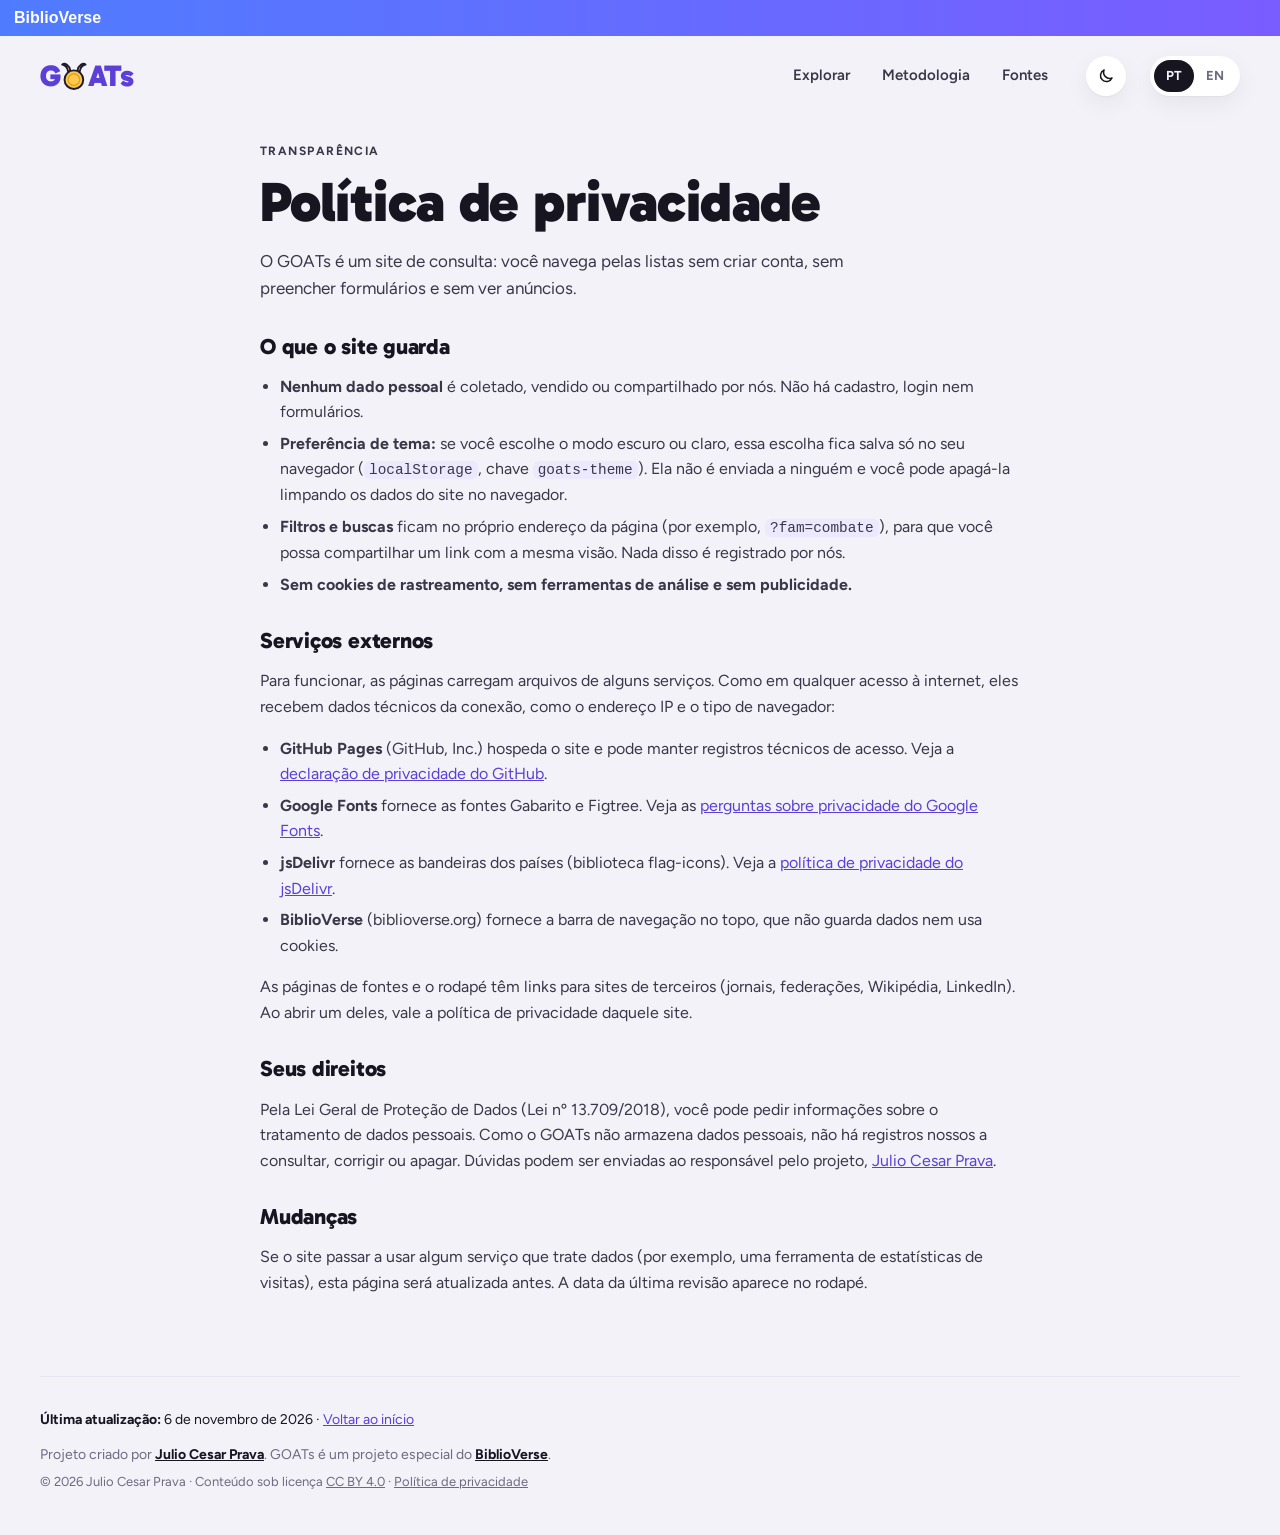
<file: privacidade.html>
<!doctype html>
<html lang="pt-BR">
<head>
<meta charset="utf-8">
<meta name="viewport" content="width=device-width, initial-scale=1">
<title>Política de privacidade · GOATs</title>
<meta name="description" content="Como o GOATs trata seus dados: sem cadastro, sem cookies de rastreamento e sem anúncios. Veja quais serviços externos o site usa e os seus direitos pela LGPD.">
<meta name="robots" content="index, follow">
<meta name="author" content="Julio Cesar Prava">
<link rel="canonical" href="https://goat.biblioverse.org/privacidade.html">
<link rel="alternate" hreflang="pt-BR" href="https://goat.biblioverse.org/privacidade.html">
<link rel="alternate" hreflang="en" href="https://goat.biblioverse.org/en/privacy.html">
<link rel="alternate" hreflang="x-default" href="https://goat.biblioverse.org/privacidade.html">
<meta property="og:type" content="website">
<meta property="og:site_name" content="GOATs">
<meta property="og:locale" content="pt_BR">
<meta property="og:url" content="https://goat.biblioverse.org/privacidade.html">
<meta property="og:title" content="Política de privacidade · GOATs">
<meta property="og:description" content="Sem cadastro, sem cookies de rastreamento e sem anúncios: como o GOATs trata seus dados.">
<meta property="og:image" content="https://goat.biblioverse.org/og-image.png">
<meta property="og:image:width" content="1200">
<meta property="og:image:height" content="630">
<meta property="og:image:alt" content="GOATs — Quem é o maior atleta de todos os tempos?">
<meta name="twitter:card" content="summary_large_image">
<meta name="twitter:title" content="Política de privacidade · GOATs">
<meta name="twitter:description" content="Sem cadastro, sem cookies de rastreamento e sem anúncios: como o GOATs trata seus dados.">
<meta name="twitter:image" content="https://goat.biblioverse.org/og-image.png">
<meta name="theme-color" content="#F3F2F8" media="(prefers-color-scheme: light)">
<meta name="theme-color" content="#111017" media="(prefers-color-scheme: dark)">
<meta name="color-scheme" content="light dark">
<link rel="icon" href="favicon.ico" sizes="32x32">
<link rel="icon" href="favicon.svg" type="image/svg+xml">
<link rel="apple-touch-icon" href="apple-touch-icon.png">
<link rel="manifest" href="site.webmanifest">
<script type="application/ld+json">
{"@context":"https://schema.org","@graph":[
 {"@type":"WebPage","@id":"https://goat.biblioverse.org/privacidade.html#webpage","url":"https://goat.biblioverse.org/privacidade.html","name":"Política de privacidade · GOATs","inLanguage":"pt-BR","isPartOf":{"@id":"https://goat.biblioverse.org/#website"},"author":{"@type":"Person","name":"Julio Cesar Prava","url":"https://linkedin.com/in/juliocesarprava"},"dateModified":"2026-11-06"},
 {"@type":"BreadcrumbList","itemListElement":[{"@type":"ListItem","position":1,"name":"GOATs","item":"https://goat.biblioverse.org/"},{"@type":"ListItem","position":2,"name":"Política de privacidade","item":"https://goat.biblioverse.org/privacidade.html"}]}
]}
</script>
<script>try { if (localStorage.getItem('goats-theme') === 'dark') document.documentElement.dataset.theme = 'dark'; } catch (e) {}</script>
<link rel="preconnect" href="https://fonts.googleapis.com">
<link rel="preconnect" href="https://fonts.gstatic.com" crossorigin>
<link href="https://fonts.googleapis.com/css2?family=Gabarito:wght@700;800;900&family=Figtree:wght@400;500;600;700&display=swap" rel="stylesheet">
<script src="https://biblioverse.org/superbar.js" defer></script>
<link rel="stylesheet" href="assets/styles.min.css?v=2026-11-14-r19">
</head>
<body>
<a class="skip" href="#privacidade">Pular para o conteúdo</a>
<nav id="bvbar" class="bvbar" data-current="goats" data-offset="none" aria-label="BiblioVerse" style="position:relative;height:36px;z-index:30;background:linear-gradient(90deg,#4f7cff,#7a5cff)"><a href="https://biblioverse.org" style="color:#fff;line-height:36px;padding:0 14px;font-weight:700;text-decoration:none;font-family:sans-serif">BiblioVerse</a></nav>

<header class="topbar wrap">
  <a class="logo" href="./" aria-label="GOATs — início">
    <span>G</span><svg class="logo-o" viewBox="0 0 40 46" aria-hidden="true">
      <g stroke="var(--logo-ink)" stroke-width="3" stroke-linejoin="round" stroke-linecap="round">
        <path d="M14.5 15 C 13 6.5, 6 2.5, 2 5.5 C 7 6.5, 10 10, 11 16.5 Z" fill="#F4D7A8"/>
        <path d="M25.5 15 C 27 6.5, 34 2.5, 38 5.5 C 33 6.5, 30 10, 29 16.5 Z" fill="#F4D7A8"/>
        <circle cx="20" cy="29" r="14.5" fill="#FFC94D"/>
      </g>
      <circle cx="20" cy="29" r="9" fill="none" stroke="#E0A421" stroke-width="2.4"/>
    </svg><span>ATs</span>
  </a>
  <nav class="topnav" aria-label="Seções">
    <a href="./#explorar">Explorar</a>
    <a href="./#metodologia">Metodologia</a>
    <a href="fontes.html">Fontes</a>
  </nav>
  <details class="mnav">
    <summary class="theme-btn" aria-label="Menu"><svg class="ico" viewBox="0 0 24 24" aria-hidden="true"><path d="M4 7h16M4 12h16M4 17h16"/></svg></summary>
    <nav class="mnav-list" aria-label="Seções">
      <a href="./#explorar">Explorar</a>
      <a href="./#metodologia">Metodologia</a>
      <a href="fontes.html">Fontes</a>
    </nav>
  </details>
  <button class="theme-btn" id="theme" type="button" aria-label="Ativar modo escuro" aria-pressed="false">
    <svg class="ico moon" viewBox="0 0 24 24" aria-hidden="true"><path d="M20 14.5A8 8 0 0 1 9.5 4a8 8 0 1 0 10.5 10.5z"/></svg>
    <svg class="ico sun" viewBox="0 0 24 24" aria-hidden="true"><circle cx="12" cy="12" r="4"/><path d="M12 2v2M12 20v2M4.9 4.9l1.4 1.4M17.7 17.7l1.4 1.4M2 12h2M20 12h2M4.9 19.1l1.4-1.4M17.7 6.3l1.4-1.4"/></svg>
  </button>
  <nav class="lang" aria-label="Idioma">
    <a class="on" href="privacidade.html" hreflang="pt-BR" lang="pt-BR" aria-current="true">PT</a>
    <a href="en/privacy.html" hreflang="en" lang="en" title="English">EN</a>
  </nav>
</header>

<main class="wrap legal-page" id="privacidade">
  <div class="section-head">
    <p class="eyebrow">Transparência</p>
    <h1>Política de privacidade</h1>
    <p class="lead">O GOATs é um site de consulta: você navega pelas listas sem criar conta, sem preencher formulários e sem ver anúncios.</p>
  </div>

  <h2>O que o site guarda</h2>
  <ul>
    <li><strong>Nenhum dado pessoal</strong> é coletado, vendido ou compartilhado por nós. Não há cadastro, login nem formulários.</li>
    <li><strong>Preferência de tema:</strong> se você escolhe o modo escuro ou claro, essa escolha fica salva só no seu navegador (<code>localStorage</code>, chave <code>goats-theme</code>). Ela não é enviada a ninguém e você pode apagá-la limpando os dados do site no navegador.</li>
    <li><strong>Filtros e buscas</strong> ficam no próprio endereço da página (por exemplo, <code>?fam=combate</code>), para que você possa compartilhar um link com a mesma visão. Nada disso é registrado por nós.</li>
    <li><strong>Sem cookies de rastreamento, sem ferramentas de análise e sem publicidade.</strong></li>
  </ul>

  <h2>Serviços externos</h2>
  <p>Para funcionar, as páginas carregam arquivos de alguns serviços. Como em qualquer acesso à internet, eles recebem dados técnicos da conexão, como o endereço IP e o tipo de navegador:</p>
  <ul>
    <li><strong>GitHub Pages</strong> (GitHub, Inc.) hospeda o site e pode manter registros técnicos de acesso. Veja a <a href="https://docs.github.com/pt/site-policy/privacy-policies/github-general-privacy-statement" target="_blank" rel="noopener">declaração de privacidade do GitHub</a>.</li>
    <li><strong>Google Fonts</strong> fornece as fontes Gabarito e Figtree. Veja as <a href="https://developers.google.com/fonts/faq/privacy" target="_blank" rel="noopener">perguntas sobre privacidade do Google Fonts</a>.</li>
    <li><strong>jsDelivr</strong> fornece as bandeiras dos países (biblioteca flag-icons). Veja a <a href="https://www.jsdelivr.com/terms/privacy-policy-jsdelivr-net" target="_blank" rel="noopener">política de privacidade do jsDelivr</a>.</li>
    <li><strong>BiblioVerse</strong> (biblioverse.org) fornece a barra de navegação no topo, que não guarda dados nem usa cookies.</li>
  </ul>
  <p>As páginas de fontes e o rodapé têm links para sites de terceiros (jornais, federações, Wikipédia, LinkedIn). Ao abrir um deles, vale a política de privacidade daquele site.</p>

  <h2>Seus direitos</h2>
  <p>Pela Lei Geral de Proteção de Dados (Lei nº 13.709/2018), você pode pedir informações sobre o tratamento de dados pessoais. Como o GOATs não armazena dados pessoais, não há registros nossos a consultar, corrigir ou apagar. Dúvidas podem ser enviadas ao responsável pelo projeto, <a href="https://linkedin.com/in/juliocesarprava" target="_blank" rel="noopener author">Julio Cesar Prava</a>.</p>

  <h2>Mudanças</h2>
  <p>Se o site passar a usar algum serviço que trate dados (por exemplo, uma ferramenta de estatísticas de visitas), esta página será atualizada antes. A data da última revisão aparece no rodapé.</p>
</main>

<footer class="wrap footer">
  <p><strong>Última atualização:</strong> <time datetime="2026-11-06">6 de novembro de 2026</time> · <a href="./">Voltar ao início</a></p>
  <p class="credit">Projeto criado por <a href="https://linkedin.com/in/juliocesarprava" target="_blank" rel="noopener author">Julio Cesar Prava</a>. GOATs é um projeto especial do <a href="https://biblioverse.org" target="_blank" rel="noopener">BiblioVerse</a>.</p>
  <p class="legal">© 2026 Julio Cesar Prava · Conteúdo sob licença <a href="https://creativecommons.org/licenses/by/4.0/deed.pt-br" rel="license">CC BY 4.0</a> · <a href="privacidade.html" aria-current="page">Política de privacidade</a></p>
</footer>

<script src="assets/fontes.min.js?v=2026-11-14-r19"></script>
</body>
</html>
</file>
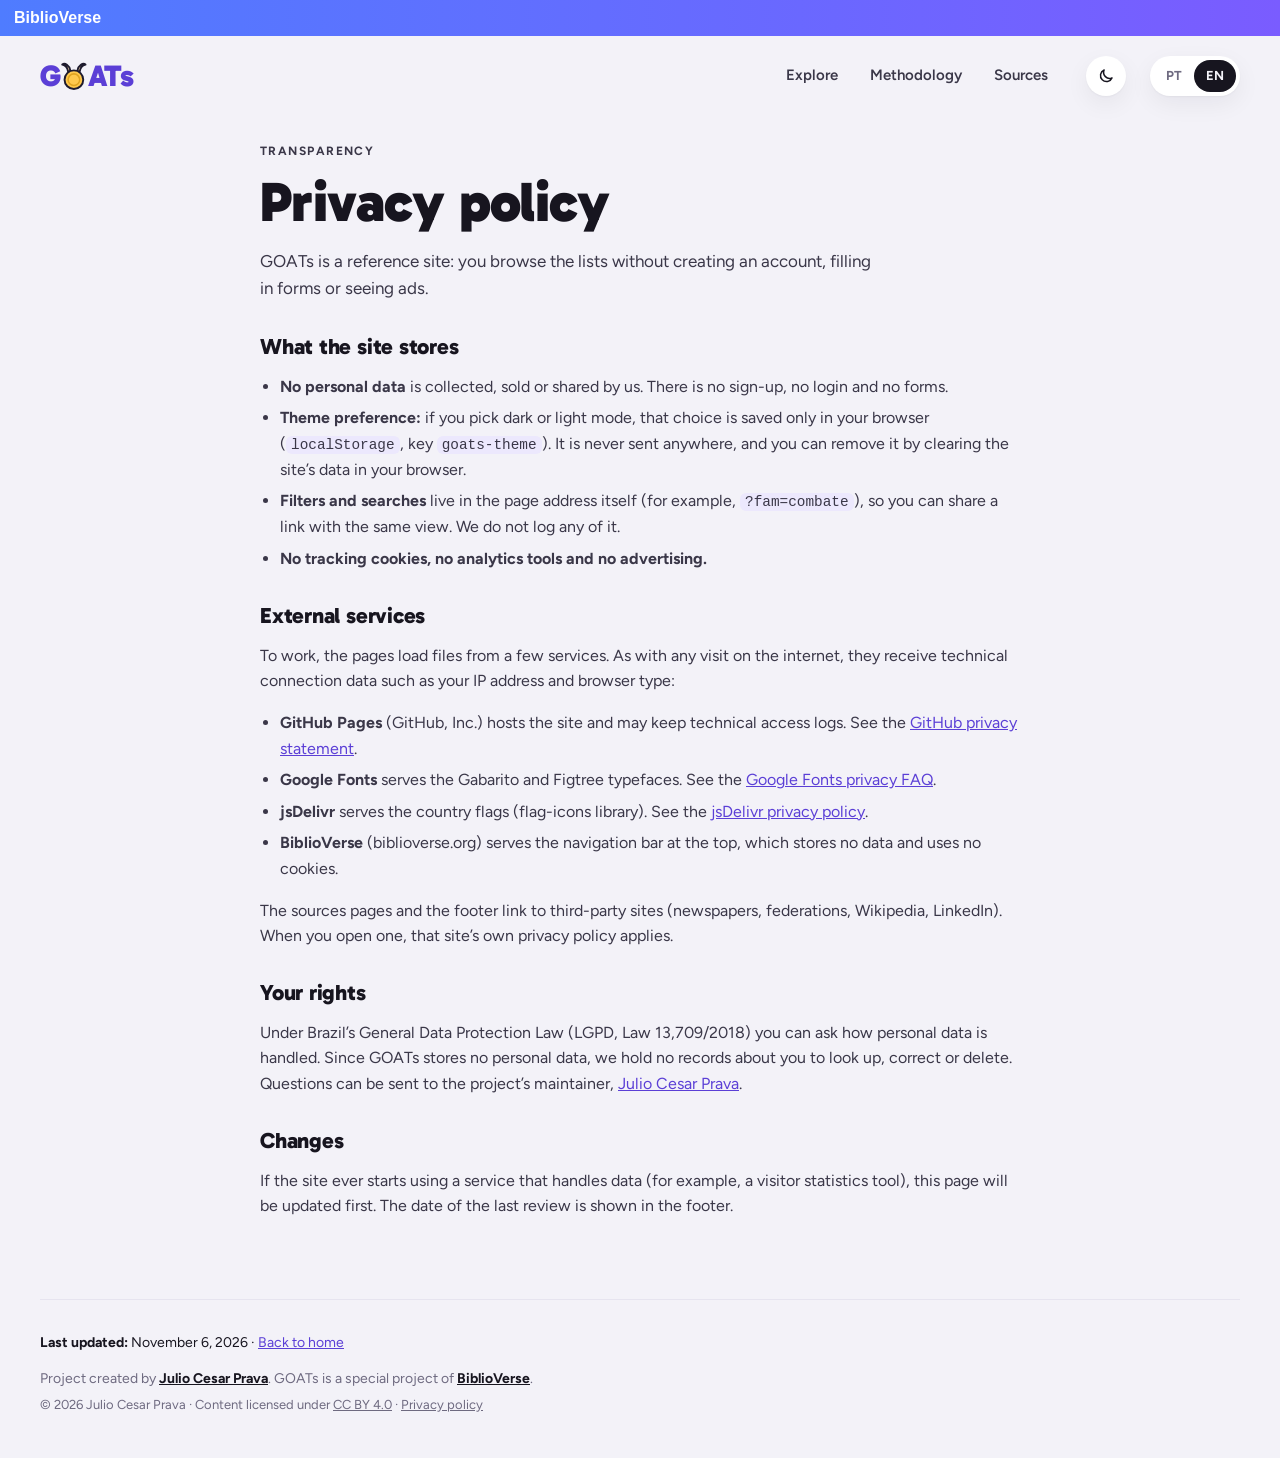
<file: en/privacy.html>
<!doctype html>
<html lang="en">
<head>
<meta charset="utf-8">
<meta name="viewport" content="width=device-width, initial-scale=1">
<title>Privacy policy · GOATs</title>
<meta name="description" content="How GOATs handles your data: no sign-up, no tracking cookies and no ads. See which external services the site uses and your rights under Brazil’s LGPD.">
<meta name="robots" content="index, follow">
<meta name="author" content="Julio Cesar Prava">
<link rel="canonical" href="https://goat.biblioverse.org/en/privacy.html">
<link rel="alternate" hreflang="pt-BR" href="https://goat.biblioverse.org/privacidade.html">
<link rel="alternate" hreflang="en" href="https://goat.biblioverse.org/en/privacy.html">
<link rel="alternate" hreflang="x-default" href="https://goat.biblioverse.org/privacidade.html">
<meta property="og:type" content="website">
<meta property="og:site_name" content="GOATs">
<meta property="og:locale" content="en_US">
<meta property="og:url" content="https://goat.biblioverse.org/en/privacy.html">
<meta property="og:title" content="Privacy policy · GOATs">
<meta property="og:description" content="No sign-up, no tracking cookies and no ads: how GOATs handles your data.">
<meta property="og:image" content="https://goat.biblioverse.org/og-image-en.png">
<meta property="og:image:width" content="1200">
<meta property="og:image:height" content="630">
<meta property="og:image:alt" content="GOATs — Who is the greatest athlete of all time?">
<meta name="twitter:card" content="summary_large_image">
<meta name="twitter:title" content="Privacy policy · GOATs">
<meta name="twitter:description" content="No sign-up, no tracking cookies and no ads: how GOATs handles your data.">
<meta name="twitter:image" content="https://goat.biblioverse.org/og-image-en.png">
<meta name="theme-color" content="#F3F2F8" media="(prefers-color-scheme: light)">
<meta name="theme-color" content="#111017" media="(prefers-color-scheme: dark)">
<meta name="color-scheme" content="light dark">
<link rel="icon" href="../favicon.ico" sizes="32x32">
<link rel="icon" href="../favicon.svg" type="image/svg+xml">
<link rel="apple-touch-icon" href="../apple-touch-icon.png">
<link rel="manifest" href="../site.webmanifest">
<script type="application/ld+json">
{"@context":"https://schema.org","@graph":[
 {"@type":"WebPage","@id":"https://goat.biblioverse.org/en/privacy.html#webpage","url":"https://goat.biblioverse.org/en/privacy.html","name":"Privacy policy · GOATs","inLanguage":"en","isPartOf":{"@id":"https://goat.biblioverse.org/#website"},"author":{"@type":"Person","name":"Julio Cesar Prava","url":"https://linkedin.com/in/juliocesarprava"},"dateModified":"2026-11-06"},
 {"@type":"BreadcrumbList","itemListElement":[{"@type":"ListItem","position":1,"name":"GOATs","item":"https://goat.biblioverse.org/en/"},{"@type":"ListItem","position":2,"name":"Privacy policy","item":"https://goat.biblioverse.org/en/privacy.html"}]}
]}
</script>
<script>try { if (localStorage.getItem('goats-theme') === 'dark') document.documentElement.dataset.theme = 'dark'; } catch (e) {}</script>
<link rel="preconnect" href="https://fonts.googleapis.com">
<link rel="preconnect" href="https://fonts.gstatic.com" crossorigin>
<link href="https://fonts.googleapis.com/css2?family=Gabarito:wght@700;800;900&family=Figtree:wght@400;500;600;700&display=swap" rel="stylesheet">
<script src="https://biblioverse.org/superbar.js" defer></script>
<link rel="stylesheet" href="../assets/styles.min.css?v=2026-11-14-r19">
</head>
<body>
<a class="skip" href="#privacy">Skip to content</a>
<nav id="bvbar" class="bvbar" data-current="goats" data-offset="none" aria-label="BiblioVerse" style="position:relative;height:36px;z-index:30;background:linear-gradient(90deg,#4f7cff,#7a5cff)"><a href="https://biblioverse.org" style="color:#fff;line-height:36px;padding:0 14px;font-weight:700;text-decoration:none;font-family:sans-serif">BiblioVerse</a></nav>

<header class="topbar wrap">
  <a class="logo" href="./" aria-label="GOATs — home">
    <span>G</span><svg class="logo-o" viewBox="0 0 40 46" aria-hidden="true">
      <g stroke="var(--logo-ink)" stroke-width="3" stroke-linejoin="round" stroke-linecap="round">
        <path d="M14.5 15 C 13 6.5, 6 2.5, 2 5.5 C 7 6.5, 10 10, 11 16.5 Z" fill="#F4D7A8"/>
        <path d="M25.5 15 C 27 6.5, 34 2.5, 38 5.5 C 33 6.5, 30 10, 29 16.5 Z" fill="#F4D7A8"/>
        <circle cx="20" cy="29" r="14.5" fill="#FFC94D"/>
      </g>
      <circle cx="20" cy="29" r="9" fill="none" stroke="#E0A421" stroke-width="2.4"/>
    </svg><span>ATs</span>
  </a>
  <nav class="topnav" aria-label="Sections">
    <a href="./#explorar">Explore</a>
    <a href="./#metodologia">Methodology</a>
    <a href="sources.html">Sources</a>
  </nav>
  <details class="mnav">
    <summary class="theme-btn" aria-label="Menu"><svg class="ico" viewBox="0 0 24 24" aria-hidden="true"><path d="M4 7h16M4 12h16M4 17h16"/></svg></summary>
    <nav class="mnav-list" aria-label="Sections">
      <a href="./#explorar">Explore</a>
      <a href="./#metodologia">Methodology</a>
      <a href="sources.html">Sources</a>
    </nav>
  </details>
  <button class="theme-btn" id="theme" type="button" aria-label="Switch to dark mode" aria-pressed="false">
    <svg class="ico moon" viewBox="0 0 24 24" aria-hidden="true"><path d="M20 14.5A8 8 0 0 1 9.5 4a8 8 0 1 0 10.5 10.5z"/></svg>
    <svg class="ico sun" viewBox="0 0 24 24" aria-hidden="true"><circle cx="12" cy="12" r="4"/><path d="M12 2v2M12 20v2M4.9 4.9l1.4 1.4M17.7 17.7l1.4 1.4M2 12h2M20 12h2M4.9 19.1l1.4-1.4M17.7 6.3l1.4-1.4"/></svg>
  </button>
  <nav class="lang" aria-label="Language">
    <a href="../privacidade.html" hreflang="pt-BR" lang="pt-BR" title="Português">PT</a>
    <a class="on" href="privacy.html" hreflang="en" lang="en" aria-current="true">EN</a>
  </nav>
</header>

<main class="wrap legal-page" id="privacy">
  <div class="section-head">
    <p class="eyebrow">Transparency</p>
    <h1>Privacy policy</h1>
    <p class="lead">GOATs is a reference site: you browse the lists without creating an account, filling in forms or seeing ads.</p>
  </div>

  <h2>What the site stores</h2>
  <ul>
    <li><strong>No personal data</strong> is collected, sold or shared by us. There is no sign-up, no login and no forms.</li>
    <li><strong>Theme preference:</strong> if you pick dark or light mode, that choice is saved only in your browser (<code>localStorage</code>, key <code>goats-theme</code>). It is never sent anywhere, and you can remove it by clearing the site’s data in your browser.</li>
    <li><strong>Filters and searches</strong> live in the page address itself (for example, <code>?fam=combate</code>), so you can share a link with the same view. We do not log any of it.</li>
    <li><strong>No tracking cookies, no analytics tools and no advertising.</strong></li>
  </ul>

  <h2>External services</h2>
  <p>To work, the pages load files from a few services. As with any visit on the internet, they receive technical connection data such as your IP address and browser type:</p>
  <ul>
    <li><strong>GitHub Pages</strong> (GitHub, Inc.) hosts the site and may keep technical access logs. See the <a href="https://docs.github.com/en/site-policy/privacy-policies/github-general-privacy-statement" target="_blank" rel="noopener">GitHub privacy statement</a>.</li>
    <li><strong>Google Fonts</strong> serves the Gabarito and Figtree typefaces. See the <a href="https://developers.google.com/fonts/faq/privacy" target="_blank" rel="noopener">Google Fonts privacy FAQ</a>.</li>
    <li><strong>jsDelivr</strong> serves the country flags (flag-icons library). See the <a href="https://www.jsdelivr.com/terms/privacy-policy-jsdelivr-net" target="_blank" rel="noopener">jsDelivr privacy policy</a>.</li>
    <li><strong>BiblioVerse</strong> (biblioverse.org) serves the navigation bar at the top, which stores no data and uses no cookies.</li>
  </ul>
  <p>The sources pages and the footer link to third-party sites (newspapers, federations, Wikipedia, LinkedIn). When you open one, that site’s own privacy policy applies.</p>

  <h2>Your rights</h2>
  <p>Under Brazil’s General Data Protection Law (LGPD, Law 13,709/2018) you can ask how personal data is handled. Since GOATs stores no personal data, we hold no records about you to look up, correct or delete. Questions can be sent to the project’s maintainer, <a href="https://linkedin.com/in/juliocesarprava" target="_blank" rel="noopener author">Julio Cesar Prava</a>.</p>

  <h2>Changes</h2>
  <p>If the site ever starts using a service that handles data (for example, a visitor statistics tool), this page will be updated first. The date of the last review is shown in the footer.</p>
</main>

<footer class="wrap footer">
  <p><strong>Last updated:</strong> <time datetime="2026-11-06">November 6, 2026</time> · <a href="./">Back to home</a></p>
  <p class="credit">Project created by <a href="https://linkedin.com/in/juliocesarprava" target="_blank" rel="noopener author">Julio Cesar Prava</a>. GOATs is a special project of <a href="https://biblioverse.org" target="_blank" rel="noopener">BiblioVerse</a>.</p>
  <p class="legal">© 2026 Julio Cesar Prava · Content licensed under <a href="https://creativecommons.org/licenses/by/4.0/" rel="license">CC BY 4.0</a> · <a href="privacy.html" aria-current="page">Privacy policy</a></p>
</footer>

<script src="../assets/fontes.min.js?v=2026-11-14-r19"></script>
</body>
</html>
</file>
<file: assets/styles.min.css>
:root{--bg:#F3F2F8;--card:#FFFFFF;--card-2:#F7F6FB;--ink:#17151F;--ink-2:#3A3748;--muted:#6E6A80;--line:#E6E4EF;--primary:#5B3FD6;--primary-soft:#ECE8FD;--coral:#F0766A;--gold:#F5B700;--gold-soft:#FFF4D1;--logo-ink:#1E1B2E;--shadow:0 1px 2px rgba(23,21,31,.04),0 8px 24px rgba(23,21,31,.06);--shadow-lg:0 24px 60px rgba(23,21,31,.18);--r-lg:28px;--r:20px;--r-sm:14px;--head:"Gabarito","Trebuchet MS",system-ui,sans-serif;--body:"Figtree",system-ui,-apple-system,"Segoe UI",sans-serif;--f-coletivos:#C2500F;--f-raquete:#5B3FD6;--f-atletismo:#C42A6A;--f-aquaticos:#1570B8;--f-combate:#D23B3B;--f-forca:#9A5B2A;--f-precisao:#0B7A54;--f-acrobacia:#A447D1;--f-motor:#34324A;--f-radicais:#9A6800;--f-inverno:#187894;--f-mente:#5F6683;--f-esports:#3953D6;--f-resistencia:#4E7A22;--f-paralimpicos:#00796D;--t-goats:#F5B700;--t-legends:#5B3FD6;--t-stars:#F0766A;--t-greats:#7C8AA5;--t-prospects:#17A673;color-scheme:light}:root[data-theme="dark"]{--logo-ink:#F3F2F8;--bg:#111017;--card:#1B1A23;--card-2:#22212C;--ink:#F3F2F8;--ink-2:#D6D4E2;--muted:#A09DB2;--line:#2D2B3A;--primary:#8B74FF;--primary-soft:#2A2547;--gold-soft:#3A3115;--shadow:0 1px 2px rgba(0,0,0,.3),0 8px 24px rgba(0,0,0,.25);--f-motor:#6C6A88;--f-mente:#646B89;--t-legends:#8B74FF;--t-greats:#93A0BA;color-scheme:dark}*{box-sizing:border-box}[hidden]{display:none!important}html{scroll-behavior:smooth;scroll-padding-top:16px}body{margin:0;background:var(--bg);color:var(--ink);font:400 16px/1.55 var(--body);-webkit-font-smoothing:antialiased}body.locked{overflow:hidden}h1,h2,h3,h4{font-family:var(--head);line-height:1.05;margin:0;letter-spacing:-.01em}a{color:var(--primary)}button{font:inherit;color:inherit;cursor:pointer}.wrap{width:min(1200px,100% - 32px);margin-inline:auto}.sr{position:absolute;width:1px;height:1px;overflow:hidden;clip:rect(0 0 0 0)}.skip{position:absolute;left:-999px;top:8px;background:var(--ink);color:var(--bg);padding:8px 14px;border-radius:999px;z-index:99}.skip:focus{left:16px}:focus-visible{outline:3px solid var(--primary);outline-offset:2px}.ico{width:18px;height:18px;fill:none;stroke:currentColor;stroke-width:2;stroke-linecap:round;stroke-linejoin:round;flex:none}.muted{color:var(--muted)}.topbar{display:flex;align-items:center;gap:24px;padding:20px 0 14px}.logo{display:inline-flex;align-items:flex-end;text-decoration:none;color:var(--primary);font:900 30px/1 var(--head);letter-spacing:-.01em}.logo-o{width:.86em;height:auto;margin:0 .02em .02em;flex:none}.topnav{display:flex;gap:4px;margin-left:auto}.topnav a{color:var(--ink-2);text-decoration:none;font-weight:600;font-size:15px;padding:8px 14px;border-radius:999px}.topnav a:hover{background:var(--card)}.theme-btn{width:40px;height:40px;border-radius:50%;border:0;background:var(--card);box-shadow:var(--shadow);color:var(--ink);display:grid;place-items:center;flex:none}.theme-btn:hover{color:var(--primary)}.theme-btn .sun{display:none}:root[data-theme="dark"] .theme-btn .sun{display:block}:root[data-theme="dark"] .theme-btn .moon{display:none}.mnav{display:none;position:relative}.mnav summary{list-style:none;cursor:pointer}.mnav summary::-webkit-details-marker{display:none}.mnav[open] summary{color:var(--primary)}.mnav-list{position:absolute;right:0;top:calc(100% + 8px);z-index:50;display:flex;flex-direction:column;min-width:190px;padding:6px;background:var(--card);border-radius:16px;box-shadow:var(--shadow)}.mnav-list a{color:var(--ink);text-decoration:none;font-weight:600;font-size:15px;padding:11px 14px;border-radius:10px}.mnav-list a:hover,.mnav-list a[aria-current]{background:var(--primary-soft);color:var(--primary)}.lang{display:flex;background:var(--card);border-radius:999px;padding:4px;box-shadow:var(--shadow)}.lang button{border:0;background:none;font-weight:700;font-size:13px;padding:6px 12px;border-radius:999px;color:var(--muted)}.lang button.on{background:var(--ink);color:var(--bg)}.lang a{font-weight:700;font-size:13px;padding:6px 12px;border-radius:999px;color:var(--muted);text-decoration:none}.lang a:hover{color:var(--ink)}.lang a.on{background:var(--ink);color:var(--bg)}.lang button:disabled{cursor:not-allowed;opacity:.6}.hero-card{position:relative;background:var(--card);border-radius:var(--r-lg);box-shadow:var(--shadow);display:grid;grid-template-columns:1.25fr .75fr;gap:24px;padding:48px 48px 40px;overflow:hidden}.eyebrow{text-transform:uppercase;letter-spacing:.12em;font-size:12px;font-weight:700;color:var(--muted);margin:0 0 12px}.hero h1{font-size:clamp(36px,5vw,60px);font-weight:900}.hl{color:var(--primary);position:relative;white-space:nowrap}.hl::after{content:"";position:absolute;left:2%;right:2%;bottom:.02em;height:.16em;background:var(--gold);border-radius:99px;z-index:-1;opacity:.9}.hero h1 .hl{z-index:0}.lead{color:var(--ink-2);font-size:17px;max-width:56ch;margin:16px 0 0}.search{display:flex;align-items:center;gap:10px;background:var(--card-2);border:1.5px solid var(--line);border-radius:999px;padding:0 16px;transition:border-color .15s,box-shadow .15s;color:var(--muted)}.search:focus-within{border-color:var(--primary);box-shadow:0 0 0 4px var(--primary-soft)}.search input{flex:1;min-width:0;border:0;background:none;outline:none;font:500 16px var(--body);color:var(--ink);padding:14px 0}.search input::-webkit-search-cancel-button{cursor:pointer}.search kbd{font:700 12px var(--body);border:1px solid var(--line);border-radius:6px;padding:2px 7px;color:var(--muted);background:var(--card)}.search.big{margin-top:28px;max-width:560px}.search.mini{background:var(--card);border-color:transparent;box-shadow:var(--shadow);padding:0 18px;margin-bottom:12px}.search.mini input{padding:12px 0;font-size:15px}.search.big input{font-size:17px;padding:17px 0}.quick{display:flex;flex-wrap:wrap;gap:8px;margin-top:14px}.quick span{color:var(--muted);font-size:14px;align-self:center;margin-right:2px}.quick button{border:0;background:var(--primary-soft);color:var(--primary);font-weight:600;font-size:14px;padding:6px 12px;border-radius:999px}.quick button:hover{filter:brightness(.96)}:root[data-theme="dark"] .quick button,:root[data-theme="dark"] .foot-rec a{color:#A99BFF}.hero-art{position:relative;display:grid;place-items:center;min-height:320px}.goat{position:relative;width:min(300px,100%);height:auto;animation:bob 5s ease-in-out infinite}@keyframes bob{50%{transform:translateY(-6px) rotate(-1deg)}}.badge{position:absolute;z-index:2;display:flex;flex-direction:column;color:#fff;padding:10px 16px;border-radius:16px;box-shadow:var(--shadow);line-height:1.1}.badge strong{font:900 24px/1 var(--head)}.badge span{font-size:13px;font-weight:600}.b1{background:var(--f-coletivos);top:6%;left:0;transform:rotate(-5deg)}.b2{background:#5B3FD6;top:58%;right:-24px;transform:rotate(4deg)}.b3{background:var(--f-precisao);bottom:14%;left:2%;transform:rotate(-3deg)}.families-wrap{margin-top:16px}.families{display:grid;grid-template-columns:repeat(auto-fill,minmax(150px,1fr));gap:12px}.fam{position:relative;border:0;text-align:left;color:#fff;background:var(--fc);border-radius:var(--r);padding:16px 16px 14px;min-height:108px;display:flex;flex-direction:column;justify-content:space-between;overflow:hidden;transition:transform .15s,box-shadow .15s}.fam:hover{transform:translateY(-2px);box-shadow:0 10px 24px color-mix(in srgb,var(--fc) 35%,transparent)}.fam strong{font:800 17px/1.1 var(--head)}.fam small{font-size:13px;font-weight:600}.fam .fi-ico{position:absolute;right:-6px;top:-6px;width:64px;height:64px;opacity:.22;stroke-width:1.6}.fam[aria-pressed="true"]{box-shadow:0 0 0 3px var(--bg),0 0 0 6px var(--fc)}.explore{margin-top:40px}.toolbar{position:sticky;top:0;z-index:20;background:color-mix(in srgb,var(--bg) 88%,transparent);backdrop-filter:blur(12px);-webkit-backdrop-filter:blur(12px);padding:12px 0 10px;margin-bottom:8px}.toolbar-row{display:flex;flex-wrap:wrap;gap:10px;align-items:center}.seg{display:inline-flex;background:var(--card);border-radius:999px;padding:4px;box-shadow:var(--shadow)}.seg button{border:0;background:none;padding:9px 16px;border-radius:999px;font-weight:700;font-size:14px;color:var(--ink-2);white-space:nowrap}.seg button[aria-selected="true"],.seg button[aria-pressed="true"]{background:var(--ink);color:var(--bg)}.seg.small button{padding:9px 13px;font-weight:600}.selects{flex:1 1 auto;display:flex;flex-wrap:wrap;gap:8px;align-items:center}.select[hidden]{display:none!important}.select select,.dd-btn{appearance:none;border:0;background:var(--card) url("data:image/svg+xml,%3Csvg xmlns='http://www.w3.org/2000/svg' viewBox='0 0 24 24' fill='none' stroke='%236E6A80' stroke-width='2.4' stroke-linecap='round'%3E%3Cpath d='m6 9 6 6 6-6'/%3E%3C/svg%3E") no-repeat right 12px center / 14px;box-shadow:var(--shadow);border-radius:999px;padding:10px 34px 10px 16px;font:600 14px var(--body);color:var(--ink);max-width:200px}.select select.active{background-color:var(--primary-soft);color:var(--primary)}.select.sort{position:relative;display:inline-flex;align-items:center;margin-left:auto}.select.sort .ico{position:absolute;left:14px;width:15px;height:15px;color:var(--muted);pointer-events:none}.select.sort select{padding-left:36px}.dd{position:relative}.dd-btn{display:inline-flex;align-items:center;gap:8px;padding-left:14px;white-space:nowrap;cursor:pointer;max-width:none}.dd .dot{flex:none;width:10px;height:10px;border-radius:50%;background:var(--fc,conic-gradient(#F26B1D,#E5326B,#7B4FE0,#1E88E5,#0E9F6E,#F2B21D,#F26B1D))}.dd-btn.active{color:#fff;background:var(--fc) url("data:image/svg+xml,%3Csvg xmlns='http://www.w3.org/2000/svg' viewBox='0 0 24 24' fill='none' stroke='%23fff' stroke-width='2.4' stroke-linecap='round'%3E%3Cpath d='m6 9 6 6 6-6'/%3E%3C/svg%3E") no-repeat right 12px center / 14px}.dd-btn.active .dot{background:#fff}.dd-menu{position:absolute;top:calc(100% + 6px);left:0;z-index:40;min-width:250px;max-height:min(420px,60vh);overflow:auto;background:var(--card);border-radius:16px;padding:6px;box-shadow:0 14px 40px rgba(20,16,40,.18),0 0 0 1px var(--line)}.dd-opt{display:flex;align-items:center;gap:10px;width:100%;border:0;background:none;padding:9px 12px;border-radius:10px;font:600 14px var(--body);color:var(--ink);text-align:left;cursor:pointer}.dd-opt small{margin-left:auto;padding-left:12px;color:var(--muted);font-weight:500;font-size:12px}.dd-opt:hover{background:color-mix(in srgb,var(--fc,var(--ink)) 10%,transparent)}.dd-opt[aria-pressed="true"]{background:color-mix(in srgb,var(--fc,var(--ink)) 16%,transparent)}@media (min-width:641px){.toolbar-row>.seg{flex:1}.toolbar-row>.seg button{flex:1;padding:9px 8px}.selects{flex-basis:100%;display:grid;grid-template-columns:1fr 1fr}.selects .select select,.selects .dd-btn{max-width:none;width:100%;padding:10px 28px 10px 13px;font-size:13px;background-position:right 10px center;text-overflow:ellipsis}.selects .select.sort select{padding-left:34px}.select.sort{margin-left:0}}.result-head{display:flex;align-items:center;justify-content:space-between;gap:12px;margin:6px 2px 14px}#count{margin:0;color:var(--muted);font-weight:600;font-size:15px}#count strong{color:var(--ink)}.result-actions{display:flex;gap:6px}.link-btn{display:inline-flex;align-items:center;gap:6px;border:0;background:none;color:var(--primary);font-weight:700;font-size:14px;padding:6px 10px;border-radius:999px}.link-btn:hover{background:var(--primary-soft)}.grid{display:grid;grid-template-columns:repeat(auto-fill,minmax(272px,1fr));gap:14px}.card{position:relative;display:flex;flex-direction:column;text-align:left;border:0;width:100%;background:var(--card);border-radius:var(--r);padding:18px 18px 14px;box-shadow:var(--shadow);transition:transform .15s,box-shadow .15s;color:var(--ink)}.card:hover{transform:translateY(-3px);box-shadow:0 2px 4px rgba(23,21,31,.04),0 16px 32px rgba(23,21,31,.1)}.card-top{display:flex;align-items:center;gap:12px}.tile{width:44px;height:44px;border-radius:14px;display:grid;place-items:center;background:var(--fc);color:#fff;flex:none}.tile .ico{width:22px;height:22px}.card-title{min-width:0}.card-title h3{font-size:19px;font-weight:800}.card-title p{margin:2px 0 0;color:var(--muted);font-size:13px;font-weight:600}.gtag{margin-left:auto;align-self:flex-start;font-size:12px;font-weight:700;padding:3px 9px;border-radius:999px;background:var(--card-2);color:var(--ink-2);white-space:nowrap}.goat-label{display:inline-flex;align-items:center;gap:5px;margin:16px 0 6px;font:800 12px var(--head);letter-spacing:.08em;color:#8A6500;background:var(--gold-soft);padding:3px 9px 3px 7px;border-radius:999px;align-self:flex-start}:root[data-theme="dark"] .goat-label{color:var(--gold)}.goat-label .ico{width:14px;height:14px}.goat-names{list-style:none;margin:0;padding:0;display:grid;gap:4px}.goat-names li{display:flex;align-items:center;gap:8px;font:800 18px/1.2 var(--head)}.goat-names.many li{font-size:16px}.open-q{font:700 16px var(--head);color:var(--muted)}.match{margin-top:10px;font-size:13px;background:var(--primary-soft);color:var(--ink-2);padding:6px 10px;border-radius:10px}.match b{color:var(--primary)}.card-foot{display:flex;align-items:center;gap:10px;margin-top:auto;padding-top:14px;color:var(--muted);font-size:13px;font-weight:600}.card-foot .counts{display:flex;gap:10px;flex-wrap:wrap}.card-foot .meter{margin-left:auto}.card .upd{position:absolute;top:-7px;right:14px;background:var(--t-prospects);color:#fff;font-size:11px;font-weight:700;padding:2px 8px;border-radius:999px}.flags{display:inline-flex;gap:3px;flex:none}.fi{width:1.33em!important;line-height:1em;border-radius:3px;box-shadow:0 0 0 1px rgba(0,0,0,.08);background-size:cover}.goat-names .fi{font-size:15px}.meter{display:inline-flex;gap:3px}.meter i{width:7px;height:7px;border-radius:50%;background:var(--line)}.meter[data-v="1"] i:nth-child(-n+1),.meter[data-v="2"] i:nth-child(-n+2),.meter[data-v="3"] i{background:var(--t-prospects)}.meter[data-v="2"] i:nth-child(-n+2){background:var(--gold)}.meter[data-v="1"] i:nth-child(1){background:var(--coral)}.alist{display:grid;grid-template-columns:repeat(auto-fill,minmax(340px,1fr));gap:10px}.arow{display:flex;align-items:center;gap:14px;background:var(--card);border-radius:var(--r-sm);padding:12px 14px;box-shadow:var(--shadow);border:0;text-align:left;width:100%;color:var(--ink)}.arow:hover{background:var(--card-2)}.arow .tile{width:40px;height:40px;border-radius:12px}.arow .who{min-width:0;flex:1}.arow .who strong{display:block;font:700 16px/1.25 var(--body)}.arow .who .flags{margin-left:6px;vertical-align:-1px}.arow .who span{display:block;color:var(--muted);font-size:13px;margin-top:2px;white-space:nowrap;overflow:hidden;text-overflow:ellipsis}.tier-badge{font-size:11px;font-weight:800;text-transform:uppercase;letter-spacing:.05em;padding:4px 9px;border-radius:999px;color:#fff;background:var(--tc);white-space:nowrap}.tier-badge.goats{color:#3B2C00}.clist{display:grid;grid-template-columns:repeat(auto-fill,minmax(360px,1fr));gap:10px}.crow{display:grid;grid-template-columns:28px 30px 1fr auto;align-items:center;gap:12px;background:var(--card);border-radius:var(--r-sm);padding:12px 16px;box-shadow:var(--shadow);border:0;width:100%;text-align:left;color:var(--ink)}.crow:hover{background:var(--card-2)}.crow .rank{font:800 15px var(--head);color:var(--muted);text-align:right}.crow .fi{font-size:22px}.crow .cname strong{display:block;font-weight:700}.bar{display:flex;height:8px;border-radius:99px;overflow:hidden;background:var(--card-2);margin-top:6px}.bar i{display:block;height:100%}.crow .cname small{display:block;color:var(--muted);font-size:12px;font-weight:600;margin-top:5px}.crow .cnum{text-align:right;font-size:13px;color:var(--muted);font-weight:600;line-height:1.3}.crow .cnum b{display:block;font:900 22px/1 var(--head);color:var(--ink)}.legend{display:flex;flex-wrap:wrap;gap:14px;margin:0 2px 14px;font-size:13px;color:var(--muted);font-weight:600}.legend i{display:inline-block;width:10px;height:10px;border-radius:3px;margin-right:6px;vertical-align:-1px}.empty{text-align:center;padding:60px 16px;background:var(--card);border-radius:var(--r);color:var(--muted)}.empty h3{color:var(--ink);font-size:22px;margin-bottom:6px}.more{display:flex;justify-content:center;margin-top:18px}.btn{border:0;border-radius:999px;padding:12px 22px;font-weight:700}.btn.ghost{background:var(--card);box-shadow:var(--shadow)}.btn.ghost:hover{background:var(--card-2)}.scrim{position:fixed;inset:0;background:rgba(17,16,23,.45);z-index:40;animation:fade .2s}.drawer{position:fixed;z-index:50;top:12px;right:12px;bottom:12px;width:min(560px,calc(100% - 24px));background:var(--card);border-radius:var(--r-lg);box-shadow:var(--shadow-lg);overflow-y:auto;overscroll-behavior:contain;animation:slide .28s cubic-bezier(.2,.8,.2,1)}@keyframes slide{from{transform:translateX(40px);opacity:0}}@keyframes fade{from{opacity:0}}.d-head{position:relative;background:var(--fc);color:#fff;margin:10px;border-radius:22px;padding:22px 22px 24px;overflow:hidden}.d-head .fi-ico{position:absolute;right:-14px;bottom:-18px;width:150px;height:150px;opacity:.16;stroke-width:1.4}.d-close{position:absolute;top:14px;right:14px;width:38px;height:38px;border-radius:50%;border:0;background:rgba(255,255,255,.22);color:#fff;display:grid;place-items:center}.d-close:hover{background:rgba(255,255,255,.34)}.d-kicker{font-size:13px;font-weight:700;display:flex;gap:8px;align-items:center}.d-head h2{font-size:34px;font-weight:900;margin:6px 0 18px;padding-right:40px}.d-goats{display:grid;gap:8px}.d-goat{display:flex;align-items:center;gap:12px;background:#fff;color:#17151F;border-radius:16px;padding:10px 14px}.d-goat .crown{width:34px;height:34px;border-radius:10px;background:var(--gold);display:grid;place-items:center;color:#3B2C00;flex:none}.d-goat strong{font:800 19px/1.15 var(--head)}.d-goat small{display:block;color:#6E6A80;font-size:12px;font-weight:700;letter-spacing:.06em;text-transform:uppercase}.d-goat .fi{font-size:18px;margin-left:auto}.d-body{padding:8px 24px 28px}.d-sec{margin-top:22px}.d-sec h4{font:800 13px var(--head);letter-spacing:.08em;text-transform:uppercase;color:var(--muted);margin-bottom:10px;display:flex;align-items:center;gap:8px}.d-sec h4 .pip{width:10px;height:10px;border-radius:4px;background:var(--tc)}.d-sec h4 em{font-style:normal;color:var(--muted);font-weight:600;letter-spacing:0;text-transform:none;font-family:var(--body)}.d-why{color:var(--ink-2);margin:0}.people{display:flex;flex-wrap:wrap;gap:6px}.person{display:inline-flex;align-items:center;gap:7px;background:var(--card-2);border-radius:999px;padding:6px 12px 6px 9px;font-size:14px;font-weight:600;border:1.5px solid transparent}.person.hit{border-color:var(--primary);background:var(--primary-soft)}.person .fi{font-size:13px}.facts{display:grid;grid-template-columns:1fr 1fr;gap:10px}.fact{background:var(--card-2);border-radius:var(--r-sm);padding:12px 14px}.fact small{display:block;color:var(--muted);font-size:12px;font-weight:700;text-transform:uppercase;letter-spacing:.06em}.fact strong{display:flex;align-items:center;gap:8px;margin-top:4px;font-size:15px}.upd-list{margin:0;padding:0;list-style:none;display:grid;gap:6px}.upd-list li{position:relative;padding:10px 12px 10px 34px;background:color-mix(in srgb,var(--t-prospects) 10%,var(--card));border-radius:12px;font-size:14px;color:var(--ink-2)}.upd-list li::before{content:"";position:absolute;left:13px;top:15px;width:9px;height:9px;border-radius:50%;background:var(--t-prospects)}.d-nav{display:flex;justify-content:space-between;gap:8px;margin-top:26px;padding-top:16px;border-top:1px solid var(--line)}.d-nav button{border:0;background:var(--card-2);border-radius:999px;padding:9px 14px;font-weight:700;font-size:14px;max-width:48%;white-space:nowrap;overflow:hidden;text-overflow:ellipsis}.d-nav button:hover{background:var(--primary-soft);color:var(--primary)}.section-head{max-width:760px;margin-bottom:24px}.section-head h2{font-size:clamp(30px,4vw,44px);font-weight:900}.method,.changes{margin-top:80px}.method-grid{display:grid;grid-template-columns:1.3fr 1fr;gap:16px;align-items:start}.tiers-list{list-style:none;margin:0;padding:0;display:grid;gap:10px}.tiers-list li{display:flex;gap:14px;align-items:flex-start;background:var(--card);border-radius:var(--r);padding:16px 18px;box-shadow:var(--shadow)}.tiers-list .tile{background:var(--tc)}.tiers-list .tile.gold{color:#3B2C00}.tiers-list strong{font:800 18px var(--head);display:block}.tiers-list p{margin:4px 0 0;color:var(--ink-2);font-size:15px}.check-card{background:var(--card);border-radius:var(--r);padding:22px;box-shadow:var(--shadow)}.check-card h3{font-size:22px;font-weight:800}.check-card>p{color:var(--ink-2);margin:6px 0 16px}.check-levels{list-style:none;margin:0;padding:0;display:grid;gap:14px}.check-levels li{display:flex;gap:14px;align-items:center}.check-levels .meter i{width:10px;height:10px}.check-levels strong{display:block}.check-levels span{color:var(--muted);font-size:14px}.check-card .note{margin:20px 0 0;padding-top:16px;border-top:1px solid var(--line);font-weight:600}.changes-list{display:grid;grid-template-columns:repeat(auto-fill,minmax(340px,1fr));gap:10px}.chg{background:var(--card);border-radius:var(--r-sm);padding:14px 16px;box-shadow:var(--shadow);border:0;text-align:left;width:100%;color:var(--ink);display:flex;gap:12px}.chg:hover{background:var(--card-2)}.chg .tile{width:34px;height:34px;border-radius:10px}.chg .tile .ico{width:18px;height:18px}.chg strong{font-weight:700}.chg p{margin:3px 0 0;font-size:14px;color:var(--ink-2)}.sub-h{font-size:20px;font-weight:800;margin:28px 0 12px;display:flex;align-items:center;gap:8px}.sub-h span{font:700 13px var(--body);background:var(--t-prospects);color:#fff;border-radius:999px;padding:2px 9px}.new-list{display:flex;flex-wrap:wrap;gap:8px}.card .upd.new{background:var(--primary)}.links{list-style:none;margin:0;padding:0;display:grid;gap:6px}.links a{display:flex;align-items:center;gap:10px;text-decoration:none;color:var(--ink);background:var(--card-2);border-radius:12px;padding:10px 12px;font-weight:600;font-size:14px}.links a:hover{background:var(--primary-soft);color:var(--primary)}.links a .ico{width:16px;height:16px;color:var(--primary)}.links small{margin-left:auto;color:var(--muted);font-weight:500;font-size:12px;white-space:nowrap;overflow:hidden;text-overflow:ellipsis;max-width:45%}.src-link{display:inline-flex;align-items:center;gap:4px;color:var(--primary);text-decoration:none;font-weight:700}.src-link:hover{text-decoration:underline}.src-link .ico{width:15px;height:15px}.sources-page{margin-top:32px}.sources-page h1{font-size:clamp(36px,5vw,56px);font-weight:900}.src-tools{margin:8px 0 8px}.src-total{margin:0 0 0 auto;color:var(--muted);font-weight:600;font-size:15px}.src-total strong{color:var(--ink)}.src-group{margin-top:36px}.src-group>h2{display:flex;align-items:center;gap:10px;font-size:24px;font-weight:800;margin-bottom:14px}.src-group .dot,.src-card .dot{width:11px;height:11px;border-radius:50%;background:var(--fc);flex:none}.src-grid{columns:360px;column-gap:12px}.src-card{background:var(--card);border-radius:var(--r);padding:16px 18px;box-shadow:var(--shadow);scroll-margin:24px;break-inside:avoid;margin-bottom:12px;display:block;width:100%}.src-card header{display:flex;align-items:center;gap:8px;margin-bottom:12px}.src-card h3{font-size:18px;font-weight:800}.src-card h3 a{color:var(--ink);text-decoration:none}.src-card h3 a:hover{color:var(--primary)}.src-card .gtag{margin-left:4px}.src-card .meter{margin-left:auto}.src-card .links{counter-reset:n}.src-card .links a{padding:8px 10px 8px 12px;font-size:13px}.src-card .links li{counter-increment:n}.src-card .links a::before{content:counter(n);color:var(--muted);font-weight:700;min-width:16px}.src-card{min-width:0}.src-card .links{grid-template-columns:minmax(0,1fr)}.src-card .links a{min-width:0}.src-card .links span{flex:1 1 auto;overflow:hidden;text-overflow:ellipsis;white-space:nowrap;min-width:0}.src-card .links small{flex:0 1 auto;max-width:35%}.src-note{margin:0;font-size:14px}.src-card.flash{animation:flash 1.6s ease-out}@keyframes flash{0%,40%{box-shadow:0 0 0 3px var(--primary)}100%{box-shadow:var(--shadow)}}@media (max-width:640px){.src-grid{columns:1}.src-total{margin-left:0}}.recs{margin-top:80px}.rec-grid{display:grid;grid-template-columns:repeat(auto-fill,minmax(min(320px,100%),1fr));gap:12px}.rec-card{display:flex;align-items:center;gap:14px;background:var(--card);border-radius:var(--r);box-shadow:var(--shadow);padding:18px;color:var(--ink);text-decoration:none;transition:transform .15s}.rec-card:hover{transform:translateY(-2px)}.rec-ico{font-size:32px;line-height:1}.rec-card strong{display:block;font:800 19px/1.2 var(--head)}.rec-card small{display:block;color:var(--ink-2);font-size:14px;margin-top:3px}.foot-rec{display:flex;flex-wrap:wrap;align-items:center;gap:8px 10px;margin:18px 0}.foot-rec a{text-decoration:none;background:var(--primary-soft);color:var(--primary);font-weight:700;padding:6px 12px;border-radius:999px}.foot-rec a:hover{filter:brightness(.96)}.footer{margin-top:80px;padding:28px 0 40px;border-top:1px solid var(--line);font-size:14px}.footer p{margin:4px 0}.footer .credit{margin-top:14px;color:var(--muted)}.footer .credit a{color:var(--ink);font-weight:700}.footer .legal{margin-top:6px;color:var(--muted);font-size:13px}.footer .legal a{color:inherit}.legal-page{margin-top:32px;max-width:760px}.legal-page h1{font-size:clamp(36px,5vw,56px);font-weight:900}.legal-page h2{font-size:22px;font-weight:800;margin:32px 0 8px}.legal-page p,.legal-page li{color:var(--ink-2);line-height:1.6}.legal-page ul{padding-left:20px}.legal-page li{margin:6px 0}.legal-page a{color:var(--primary)}.legal-page code{font-size:.9em;background:var(--primary-soft);padding:1px 5px;border-radius:6px}@media (max-width:900px){.hero-card{grid-template-columns:1fr;padding:32px 24px 0}.hero-art{min-height:280px}.b2{right:4%}.method-grid{grid-template-columns:1fr}.selects{margin-left:0}}@media (max-width:640px){.topbar{gap:12px}.topnav{display:none}.mnav{display:block;margin-left:auto}.hero-card{padding:26px 18px 0;border-radius:24px}.hero h1{font-size:38px}.lead{font-size:16px}.search kbd{display:none}.families{grid-template-columns:none;grid-auto-flow:column;grid-auto-columns:140px;overflow-x:auto;padding-bottom:6px;scrollbar-width:none}.families::-webkit-scrollbar{display:none}.toolbar{position:static;padding-top:4px}.toolbar-row{gap:8px}.search.mini{margin-bottom:10px}.seg{width:100%}.seg button{flex:1;padding:9px 8px}.selects{width:100%;display:grid;grid-template-columns:1fr 1fr}.select.sort{grid-column:1 / -1;margin-left:0}.selects .select select,.selects .dd-btn{max-width:none;width:100%;padding:10px 28px 10px 13px;font-size:13px;background-position:right 10px center;text-overflow:ellipsis}.selects .select.sort select{padding-left:34px}.dd-menu{min-width:0;width:max(100%,230px)}.grid,.alist,.clist,.changes-list{grid-template-columns:1fr}.drawer{top:auto;left:0;right:0;bottom:0;width:100%;max-height:92vh;border-radius:24px 24px 0 0;animation-name:rise}@keyframes rise{from{transform:translateY(40px);opacity:0}}.facts{grid-template-columns:1fr}.d-head h2{font-size:28px}.crow{grid-template-columns:22px 26px 1fr auto;padding:12px}}@media (prefers-reduced-motion:reduce){*,*::before,*::after{animation:none!important;transition:none!important}html{scroll-behavior:auto}}.bvbar{position:relative!important;z-index:30!important}@media print{:root,:root[data-theme="dark"]{--bg:#fff;--card:#fff;--ink:#000;--ink-2:#222;--muted:#555;--line:#ccc}body{background:#fff!important;color:#000}.bvbar,.skip,.topnav,.mnav,.theme-btn,.lang,.toolbar,.result-actions,.more,.quick,.search,.hero-art,.families-wrap,.recs,.foot-rec,.scrim,.src-tools{display:none!important}.card,.src-card,.check-card{box-shadow:none!important;border:1px solid #ccc;break-inside:avoid}.grid{grid-template-columns:repeat(2,1fr)}a{color:#000;text-decoration:none}.legal-page a[href^="http"]::after{content:" (" attr(href) ")";font-size:11px;color:#555;word-break:break-all}body.locked>:not(.drawer){display:none!important}body.locked .drawer{position:static;width:auto;max-height:none;box-shadow:none;overflow:visible;animation:none}.footer{margin-top:24px}}.noscript{background:var(--gold-soft);color:var(--ink);border-radius:var(--r);padding:12px 16px;margin:0 0 16px;font-size:15px}
</file>
